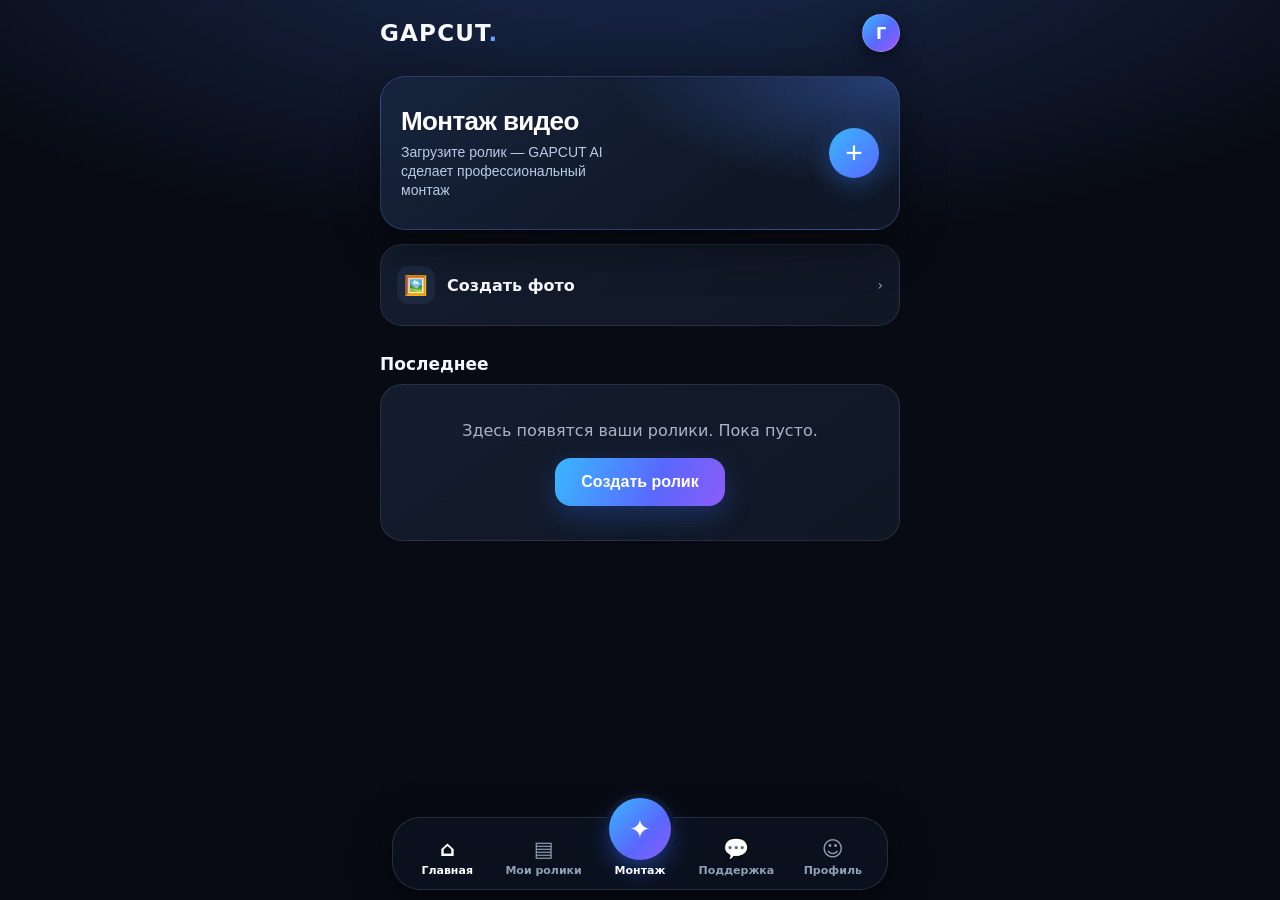
<file: web/index.html>
<!DOCTYPE html>
<html lang="ru">
<head>
<meta charset="utf-8">
<meta name="viewport" content="width=device-width, initial-scale=1, viewport-fit=cover, user-scalable=no">
<meta name="theme-color" content="#ffffff">
<title>GAPCUT AI</title>
<script src="https://telegram.org/js/telegram-web-app.js"></script>
<style>
:root{--bg:#fff;--soft:#f3f3f6;--line:#e7e7ee;--tx:#14131a;--mu:#85829a;--g:linear-gradient(135deg,#ffa31a 0%,#ff3d7f 50%,#8b3dff 100%)}
*{box-sizing:border-box;-webkit-tap-highlight-color:transparent}
html,body{margin:0;background:var(--bg);color:var(--tx);font-family:-apple-system,BlinkMacSystemFont,"Segoe UI",Roboto,"Noto Sans","DejaVu Sans",sans-serif}
body{min-height:100vh;padding:calc(env(safe-area-inset-top,0px) + 14px) 18px calc(env(safe-area-inset-bottom,0px) + 110px)}
main{max-width:520px;margin:0 auto}
.top{display:flex;align-items:center;gap:10px;margin-bottom:18px}
.logo{font-size:23px;font-weight:900;letter-spacing:-.5px}.logo i{font-style:normal;background:var(--g);-webkit-background-clip:text;background-clip:text;color:transparent}
.ava{margin-left:auto;width:38px;height:38px;border-radius:50%;display:grid;place-items:center;font-weight:800;color:#fff;background:var(--g);background-size:cover}
.tab{display:none}.tab.on{display:block}
.hero{position:relative;overflow:hidden;width:100%;border:0;text-align:left;border-radius:26px;padding:24px 20px;color:#fff;display:flex;align-items:center;gap:14px;background:radial-gradient(120% 140% at 0% 100%,#7a2d4a 0%,transparent 55%),radial-gradient(80% 100% at 100% 0%,#35205a 0%,transparent 60%),#17141f;box-shadow:0 16px 34px rgba(20,19,26,.25)}
.hero b{display:block;font-size:24px;margin-bottom:6px}.hero small{display:block;color:#cfc9e0;font-size:14px;line-height:1.35;max-width:210px}
.plus{margin-left:auto;flex:none;width:50px;height:50px;border-radius:50%;background:#fff;color:#14131a;display:grid;place-items:center;font-size:30px;font-weight:300}
.hero:active,.item:active,.big:active{transform:scale(.98)}
.row{display:flex;justify-content:space-between;align-items:baseline;margin:26px 0 10px}.row b{font-size:17px}.row span{color:var(--mu);font-size:14px}
.empty{background:var(--soft);border-radius:22px;padding:34px 20px;text-align:center;color:var(--mu);line-height:1.45}
.empty button{margin-top:16px}
.btn{border:0;border-radius:16px;padding:15px 26px;font-size:16px;font-weight:800;color:#fff;background:var(--g);box-shadow:0 10px 22px rgba(255,61,127,.3)}
h2{font-size:26px;margin:4px 0 16px;font-weight:900}
.card{background:var(--soft);border-radius:22px;padding:6px 16px;margin-bottom:14px}
.item{display:flex;align-items:center;gap:12px;width:100%;padding:15px 0;border:0;border-top:1px solid var(--line);background:none;color:var(--tx);font:inherit;font-size:16px;text-align:left;text-decoration:none}
.item:first-child{border-top:0}.item i{flex:none;width:38px;height:38px;border-radius:12px;display:grid;place-items:center;font-style:normal;font-size:19px;background:#fff}
.item b{flex:1;font-weight:700}.item span{color:var(--mu);font-size:14px}
.who{display:flex;align-items:center;gap:16px;padding:16px 0}
.pic{flex:none;width:72px;height:72px;border-radius:50%;display:grid;place-items:center;font-size:30px;font-weight:900;color:#fff;background:var(--g);background-size:cover;background-position:center}
.who b{display:block;font-size:22px;line-height:1.15;word-break:break-word}.who small{color:var(--mu);font-size:14px}
.tags{display:flex;flex-wrap:wrap;gap:8px;padding-bottom:14px}.tag{padding:6px 12px;border-radius:999px;background:#fff;font-size:12px;font-weight:700}
nav{position:fixed;left:12px;right:12px;bottom:calc(env(safe-area-inset-bottom,0px) + 10px);max-width:496px;margin:0 auto;display:grid;grid-template-columns:repeat(5,1fr);align-items:end;padding:10px 6px 8px;border-radius:28px;background:rgba(255,255,255,.94);backdrop-filter:blur(16px);box-shadow:0 10px 36px rgba(20,19,26,.16);border:1px solid var(--line)}
nav a,nav button{border:0;background:none;color:var(--mu);font:inherit;font-size:11px;font-weight:700;padding:4px 0;text-align:center;text-decoration:none}
nav i{display:block;font-style:normal;font-size:21px;margin-bottom:3px}
nav .on{color:var(--tx)}
nav .big{margin-top:-34px;color:var(--tx);transition:transform .1s}
nav .big i{width:62px;height:62px;margin:0 auto 4px;border-radius:50%;display:grid;place-items:center;color:#fff;font-size:26px;background:var(--g);box-shadow:0 10px 22px rgba(255,61,127,.45),0 0 0 5px #fff}
.job-card{background:var(--soft);border-radius:18px;padding:15px;margin:0 0 12px}.job-head{display:flex;align-items:center;gap:10px}.job-head b{flex:1;overflow-wrap:anywhere}.job-meta{font-size:12px;color:var(--mu);margin-top:7px}.job-actions{display:flex;gap:8px;margin-top:12px}.job-actions button{border:0;border-radius:12px;padding:11px 14px;font-weight:800;background:#17141f;color:#fff}.job-actions button:disabled{opacity:.5}
button:focus-visible,a:focus-visible{outline:3px solid #8b3dff;outline-offset:2px}
@media (prefers-reduced-motion:no-preference){.tab.on{animation:in .25s ease both}@keyframes in{from{opacity:0;transform:translateY(8px)}to{opacity:1;transform:none}}}

/* GAPCUT premium interface refresh — visual layer only */
:root{--bg:#080b14;--soft:#111827;--line:rgba(148,163,184,.16);--tx:#f7f9ff;--mu:#98a5ba;--g:linear-gradient(135deg,#39b7ff,#5968ff 55%,#a855f7)}
html,body{background:radial-gradient(100% 55% at 50% -10%,#1b2c52 0%,#080b14 68%);color:var(--tx)}
body{padding-left:16px;padding-right:16px}
.logo{letter-spacing:1.2px}.logo i{background:linear-gradient(110deg,#4fc3ff,#7885ff);-webkit-background-clip:text;background-clip:text}
.top{margin-bottom:24px}.ava{border:1px solid rgba(255,255,255,.18);box-shadow:0 6px 22px #0008}
.hero{min-height:154px;border:1px solid rgba(120,160,255,.24);border-radius:25px;background:radial-gradient(100% 130% at 100% 0%,#263f75 0%,transparent 55%),linear-gradient(145deg,#17243d,#101827 70%);box-shadow:0 18px 44px #0007}
.hero b{font-size:26px;letter-spacing:-.6px}.hero small{color:#bac9e5}.plus{background:linear-gradient(135deg,#39b7ff,#5968ff);color:white;box-shadow:0 8px 24px #347dff55}
.row{margin-top:28px}.row b{color:#f4f7ff}
.empty,.card,.job-card{background:linear-gradient(145deg,#141d2e,#101725);border:1px solid var(--line);color:var(--tx)}
.empty{color:#a8b4c9}.item{color:var(--tx);border-color:var(--line)}.item i{background:#1c2940;color:#8fcfff}
.item span{color:#91a1bb}.who small,.job-meta{color:#9baac1}.tag{background:#1c2940;color:#c8dcff}
h2{color:#f7f9ff}
.btn{background:linear-gradient(110deg,#39b7ff,#5968ff 60%,#8b5cf6);box-shadow:0 10px 28px #356dff44}
nav{background:rgba(12,18,31,.91);border:1px solid rgba(148,163,184,.2);box-shadow:0 12px 40px #0009}
nav a,nav button{color:#91a0b8}nav .on{color:#fff}nav .big i{background:linear-gradient(135deg,#39b7ff,#5968ff 60%,#8b5cf6);box-shadow:0 10px 25px #356dff66,0 0 0 5px #0c1220}
.job-actions button{background:#263b61;color:#fff}

</style>
</head>
<body>
<main>
  <div class="top"><div class="logo">GAPCUT<i>.</i></div><div class="ava" id="topAva">G</div></div>

  <section class="tab on" id="t-home">
    <button class="hero" id="newBtn"><span><b id="newT"></b><small id="newS"></small></span><span class="plus">+</span></button>
    <div class="card" style="margin-top:14px"><a class="item" id="photoBtn" href="photo.html"><i>🖼️</i><b id="photoT"></b><span id="photoS">›</span></a></div>
    <div class="row"><b id="lastT"></b></div>
    <div class="empty"><span id="lastE"></span><br><button class="btn" data-go id="lastB"></button></div>
  </section>

  <section class="tab" id="t-res">
    <h2 id="resT"></h2>
    <div id="jobList"></div>
    <div class="empty" id="resEmpty"><span id="resE"></span><br><button class="btn" data-go id="resB"></button></div>
  </section>

  <section class="tab" id="t-prof">
    <h2 id="profT"></h2>
    <div class="card">
      <div class="who"><div class="pic" id="av">G</div><div><b id="uname"></b><small id="uhandle"></small></div></div>
      <div class="tags" id="tags"></div>
    </div>
    <div class="card">
      <button class="item" id="langRow"><i>🌐</i><b id="langL"></b><span id="langV"></span></button>
      <a class="item" id="supA" target="_blank" rel="noopener"><i>💬</i><b id="supL"></b><span>›</span></a>
      <a class="item" id="chA" target="_blank" rel="noopener"><i>📢</i><b id="chL"></b><span>›</span></a>
      <div class="item"><i>ℹ️</i><b id="aboutL"></b><span>v4.0</span></div>
    </div>
  </section>
</main>

<nav>
  <button data-tab="home" class="on"><i>⌂</i><span id="n1"></span></button>
  <button data-tab="res"><i>▤</i><span id="n2"></span></button>
  <button class="big" data-go><i>✦</i><span id="n3"></span></button>
  <a id="n4a" target="_blank" rel="noopener"><i>💬</i><span id="n4"></span></a>
  <button data-tab="prof"><i>☺</i><span id="n5"></span></button>
</nav>

<script>
const tg=window.Telegram&&Telegram.WebApp;
if(tg){tg.ready();tg.expand();try{tg.setHeaderColor("#ffffff");tg.setBackgroundColor("#ffffff")}catch(e){}}
const EDITOR="editor.html",SUPPORT="https://t.me/aikomron",CHANNEL="https://t.me/gapcutai",API="https://gapcut-ai.onrender.com";
const $=id=>document.getElementById(id);
const T={
ru:{newT:"Монтаж видео",newS:"Загрузите ролик — GAPCUT AI сделает профессиональный монтаж",photoT:"Создать фото",lastT:"Последнее",lastE:"Здесь появятся ваши ролики. Пока пусто.",lastB:"Создать ролик",resT:"Мои ролики",resE:"Пока у вас нет готовых роликов. Создайте первое видео.",resB:"Создать ролик",n1:"Главная",n2:"Мои ролики",n3:"Монтаж",n4:"Поддержка",n5:"Профиль",profT:"Профиль",langL:"Язык интерфейса",langV:"Русский",supL:"Поддержка",chL:"Наш канал",aboutL:"О приложении",guest:"Гость",tgId:"Telegram ID",prem:"Premium"},
tg:{newT:"Монтажи видео",newS:"Видео бор кунед — GAPCUT AI монтажи касбӣ мекунад",photoT:"Сохтани акс",lastT:"Охирин",lastE:"Дар ин ҷо видеоҳои шумо пайдо мешаванд. Ҳоло холӣ аст.",lastB:"Сохтани видео",resT:"Видеоҳои ман",resE:"Ҳоло видеои тайёр надоред. Видеои аввалини худро созед.",resB:"Сохтани видео",n1:"Асосӣ",n2:"Видеоҳои ман",n3:"Монтаж",n4:"Дастгирӣ",n5:"Профил",profT:"Профил",langL:"Забони интерфейс",langV:"Тоҷикӣ",supL:"Дастгирӣ",chL:"Канали мо",aboutL:"Дар бораи барнома",guest:"Меҳмон",tgId:"Telegram ID",prem:"Premium"}
};
const user=(tg&&tg.initDataUnsafe&&tg.initDataUnsafe.user)||null;
let L=(user&&user.language_code==="tg")?"tg":"ru";
try{const s=localStorage.getItem("gc_ui");if(s==="ru"||s==="tg")L=s}catch(e){}
function avatar(el,name){el.style.backgroundImage="";el.textContent=(name[0]||"G").toUpperCase();
  if(user&&user.photo_url){const im=new Image();im.onload=()=>{el.textContent="";el.style.backgroundImage="url('"+user.photo_url+"')"};im.src=user.photo_url}}
function render(){
  const t=T[L];document.documentElement.lang=L;
  const full=user?[user.first_name,user.last_name].filter(Boolean).join(" "):"";
  const name=full||t.guest;
  ["newT","newS","photoT","lastT","lastE","lastB","resT","resE","resB","n1","n2","n3","n4","n5","profT","langL","langV","supL","chL","aboutL"].forEach(k=>$(k).textContent=t[k]);
  $("uname").textContent=name;$("uhandle").textContent=user&&user.username?"@"+user.username:"";
  const tags=[];if(user&&user.id)tags.push(t.tgId+": "+user.id);if(user&&user.is_premium)tags.push("⭐ "+t.prem);
  $("tags").innerHTML="";tags.forEach(x=>{const s=document.createElement("span");s.className="tag";s.textContent=x;$("tags").appendChild(s)});
  avatar($("av"),name);avatar($("topAva"),name);
  $("supA").href=SUPPORT;$("n4a").href=SUPPORT;$("chA").href=CHANNEL;
}
const go=()=>{location.href=EDITOR};
document.querySelectorAll("[data-go]").forEach(b=>b.onclick=go);$("newBtn").onclick=go;
document.querySelectorAll("nav [data-tab]").forEach(b=>b.onclick=()=>{
  document.querySelectorAll("nav [data-tab]").forEach(x=>x.classList.toggle("on",x===b));
  document.querySelectorAll(".tab").forEach(s=>s.classList.toggle("on",s.id==="t-"+b.dataset.tab));
  window.scrollTo(0,0);
  if(b.dataset.tab==="res")loadJobs();
});
$("langRow").onclick=()=>{L=L==="ru"?"tg":"ru";try{localStorage.setItem("gc_ui",L)}catch(e){}render()};
async function loadJobs(){
  const list=$("jobList"),empty=$("resEmpty");
  list.innerHTML="";
  empty.style.display="none";
  if(!tg||!tg.initData){empty.style.display="block";$("resE").textContent="Откройте Mini App через Telegram, чтобы увидеть ваши ролики.";return;}
  try{
    const response=await fetch(API+"/api/jobs",{headers:{"X-Init-Data":tg.initData}});
    if(!response.ok)throw new Error("Не удалось загрузить список роликов.");
    const data=await response.json();
    const jobs=Array.isArray(data.jobs)?data.jobs:[];
    if(!jobs.length){empty.style.display="block";return;}
    const labels={queued:"⏳ В очереди",transcribing:"🎧 Распознавание речи",transcribed:"✍️ Текст готов",rendering:"🎬 Монтаж",done:"✅ Готово",error:"❌ Ошибка"};
    jobs.forEach(job=>{
      const card=document.createElement("div");card.className="job-card";
      const head=document.createElement("div");head.className="job-head";
      const name=document.createElement("b");name.textContent=job.filename||"Видео GAPCUT AI";
      const status=document.createElement("span");status.textContent=labels[job.status]||job.status;
      head.append(name,status);card.append(head);
      const meta=document.createElement("div");meta.className="job-meta";
      meta.textContent=(job.stage||"")+(job.progress!=null?" · "+job.progress+"%":"");
      card.append(meta);
      if(job.error){const err=document.createElement("div");err.className="job-meta";err.textContent=job.error;card.append(err);}
      if(job.status==="done"){
        const actions=document.createElement("div");actions.className="job-actions";
        const btn=document.createElement("button");btn.textContent="⬇️ Скачать видео";
        btn.onclick=async()=>{
          btn.disabled=true;
          try{
            const r=await fetch(API+"/api/jobs/"+encodeURIComponent(job.job_id)+"/download",{headers:{"X-Init-Data":tg.initData}});
            if(!r.ok)throw new Error("Ссылка на видео истекла или видео недоступно.");
            const blob=await r.blob(),url=URL.createObjectURL(blob),a=document.createElement("a");
            a.href=url;a.download="GAPCUT_AI.mp4";document.body.appendChild(a);a.click();a.remove();
            setTimeout(()=>URL.revokeObjectURL(url),60000);
          }catch(err){alert(err.message||"Ошибка скачивания");}
          finally{btn.disabled=false;}
        };
        actions.append(btn);card.append(actions);
      }
      list.append(card);
    });
  }catch(error){
    empty.style.display="block";
    $("resE").textContent=error.message||"Ошибка загрузки роликов.";
  }
}
render();
</script>
</body>
</html>
</file>
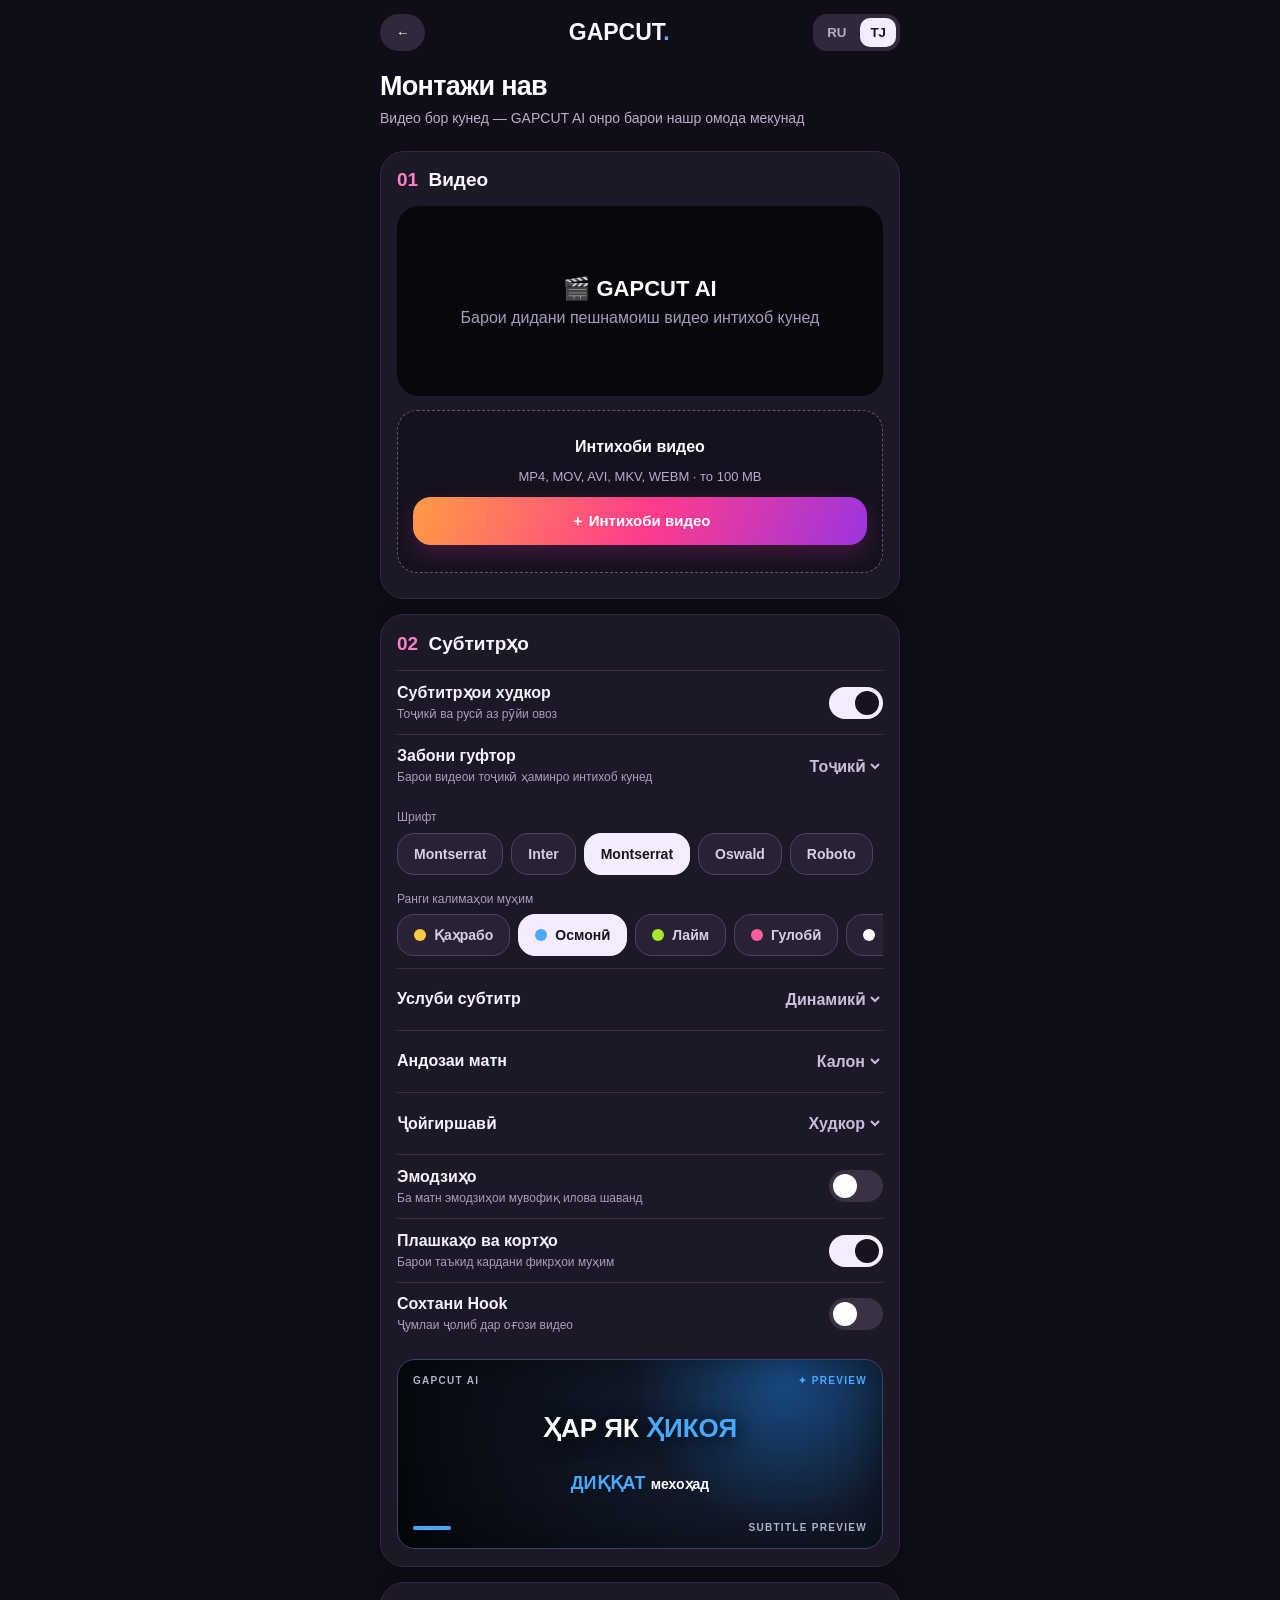
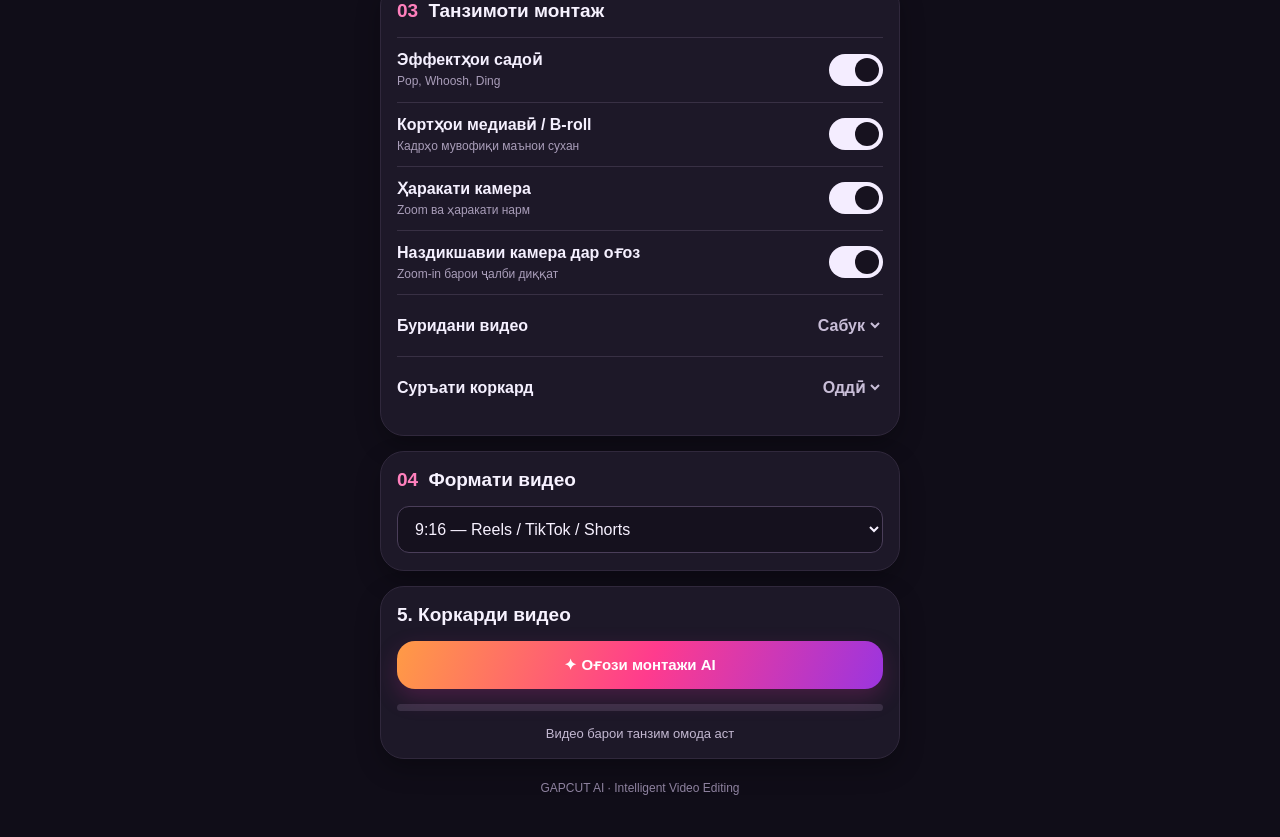
<file: web/editor.html>
<!DOCTYPE html>
<html lang="ru">
<head>
<meta charset="UTF-8">
<meta name="viewport" content="width=device-width, initial-scale=1, viewport-fit=cover">
<meta name="theme-color" content="#080b14">
<title>GAPCUT AI — Editor</title>
<script src="https://telegram.org/js/telegram-web-app.js"></script>

<style>
:root {
  --bg:#fff;
  --card:#f3f3f6;
  --line:#e7e7ee;
  --tx:#14131a;
  --mu:#85829a;
  --gradient:linear-gradient(135deg,#ffa31a,#ff3d7f 50%,#8b3dff);
}
* {box-sizing:border-box}
body {
  margin:0;
  padding:calc(env(safe-area-inset-top) + 16px) 16px 40px;
  background:var(--bg);
  color:var(--tx);
  font-family:-apple-system,BlinkMacSystemFont,"Segoe UI",sans-serif;
}
main {max-width:520px;margin:auto}
header {
  display:flex;align-items:center;justify-content:space-between;
  margin-bottom:25px;
}
.logo {font-size:23px;font-weight:900}
.lang-switch{display:flex;gap:4px;padding:4px;border-radius:14px;background:#30283b}.lang-btn{border:0;border-radius:10px;padding:7px 10px;background:transparent;color:#b9aec9;font-weight:800}.lang-btn.active{background:#f4edff;color:#191321}
.logo span {
  background:var(--gradient);
  -webkit-background-clip:text;
  color:transparent;
}
.back {
  border:0;background:var(--card);border-radius:12px;
  padding:11px 16px;color:var(--tx);font-weight:700;
}
h1 {font-size:27px;margin:10px 0 5px}
.sub {color:var(--mu);font-size:14px;margin-bottom:22px}
.card {
  background:var(--card);border-radius:20px;
  padding:17px;margin-bottom:16px;
}
.heading {font-size:16px;font-weight:800;margin-bottom:13px}
.drop {
  background:#fafafc;border:1.5px dashed #d4d1e6;
  border-radius:17px;padding:27px 15px;text-align:center;
}
.upload-icon {font-size:36px;margin-bottom:10px}
.drop p {color:var(--mu);font-size:13px}
.btn {
  border:0;border-radius:15px;padding:15px;
  background:var(--gradient);color:white;
  font-weight:800;font-size:15px;width:100%;
}
.btn:disabled {opacity:.45}
.hidden {display:none}
#videoPreview {
  width:100%;max-height:300px;
  border-radius:14px;margin-top:14px;background:#111;
}
.file-name {font-size:13px;color:var(--mu);margin-top:8px;word-break:break-all}
.chips,.styles {
  display:flex;flex-wrap:wrap;gap:9px;
}
.chip,.sty {
  border:1px solid var(--line);border-radius:12px;
  background:white;padding:11px 14px;
  font-weight:700;color:var(--tx);
}
.chip.on,.sty.on {
  background:#14131a;color:white;border-color:#14131a;
}
.sty {flex:1;min-width:105px;text-align:center}
.sty span {display:block;font-size:12px;margin-top:5px}
textarea,select {
  width:100%;padding:13px;border:1px solid var(--line);
  border-radius:12px;background:white;color:var(--tx);
  font:inherit;outline:none;
}
textarea {min-height:75px;resize:vertical}
.setting {
  display:flex;align-items:center;justify-content:space-between;
  padding:13px 0;border-bottom:1px solid var(--line);
}
.setting:last-child {border:0}
.setting small {display:block;color:var(--mu);margin-top:4px}
.sw {
  width:46px;height:26px;border-radius:30px;
  background:#d9d9e3;position:relative;border:0;
}
.sw:after {
  content:"";position:absolute;width:20px;height:20px;
  border-radius:50%;background:white;left:3px;top:3px;
  transition:.2s;
}
.sw.on {background:#14131a}
.sw.on:after {left:23px}
.progress {
  height:7px;border-radius:10px;background:#e7e7ee;
  overflow:hidden;margin:15px 0;
}
.progress i {
  display:block;width:0;height:100%;
  background:var(--gradient);transition:.3s;
}
.status {font-size:13px;color:var(--mu);text-align:center}
footer {font-size:12px;color:var(--mu);text-align:center;margin-top:22px}
.brandly-preview{min-height:235px;border-radius:17px;padding:15px;background:radial-gradient(circle at 80% 10%,#174c85 0,#111827 36%,#05070c 100%);color:#fff;display:flex;flex-direction:column;justify-content:space-between;overflow:hidden}
.brandly-top,.brandly-bottom{display:flex;justify-content:space-between;align-items:center;font-size:10px;font-weight:900;letter-spacing:1.3px;color:#aab7ca}
.brandly-top span:last-child{color:#4AA8FF}
.brandly-hook{font-size:25px;line-height:1.15;font-weight:900;max-width:290px;text-align:center;align-self:center;text-shadow:0 4px 20px #000}
.brandly-hook strong,.brandly-caption b{color:#4AA8FF}
.brandly-caption{text-align:center;font-size:18px;font-weight:800}
.brandly-caption span{font-size:14px;color:white;font-weight:600}
.brandly-bottom i{display:block;width:38px;height:4px;border-radius:8px;background:#4AA8FF}
.auto-note{font-size:13px;color:var(--mu);line-height:1.5;margin:12px 0 0}
.auto-row{display:flex;gap:11px;align-items:center;padding:11px 0}
.auto-row small{display:block;color:var(--mu);font-size:12px;margin-top:4px}
.auto-check{width:25px;height:25px;flex:none;border-radius:50%;background:#e4f2ff;color:#1676ca;display:grid;place-items:center;font-weight:900}

/* GAPCUT premium editor refresh — no processing/API logic changed */
:root{--bg:#080b14;--card:#111a2a;--line:rgba(148,163,184,.18);--tx:#f7f9ff;--mu:#9baac1;--gradient:linear-gradient(110deg,#39b7ff,#5968ff 60%,#8b5cf6)}
html,body{background:radial-gradient(100% 45% at 50% -8%,#1b2c52 0%,#080b14 70%);color:var(--tx)}
body{padding-left:16px;padding-right:16px}
.logo span{background:linear-gradient(110deg,#39b7ff,#8b9aff);-webkit-background-clip:text;background-clip:text}
.back{background:#18243a;color:#eaf2ff;border:1px solid var(--line);border-radius:13px}
h1{font-size:29px;letter-spacing:-.7px;color:#fff}.sub{color:#a9b7ce;line-height:1.5}
.card{background:linear-gradient(145deg,#141f32,#101827);border:1px solid var(--line);border-radius:22px;box-shadow:0 12px 30px #0003}
.heading{color:#f2f6ff;font-size:16px}
.drop{background:#0d1524;border:1.5px dashed #3b5275;color:#f2f6ff}
.drop p{color:#9baac1}
.btn{background:linear-gradient(110deg,#39b7ff,#5968ff 60%,#8b5cf6);box-shadow:0 10px 26px #356dff44;color:#fff}
.brandly-preview{border:1px solid #344766;box-shadow:inset 0 0 40px #0006}
.auto-note,.auto-row small,.setting small,footer{color:#9baac1}
.auto-row{color:#edf4ff}.auto-check{background:#153b5a;color:#65c9ff}
.setting{border-color:var(--line)}.sw{background:#344258}.sw.on{background:#398cff}
.sw:after{background:#fff}
select,textarea{background:#0d1524!important;border:1px solid #34445f!important;color:#f2f6ff!important}
.progress{background:#263247}.progress i{background:linear-gradient(90deg,#39b7ff,#5968ff,#a855f7)}
.status{color:#a9b7ce}


/* Final contrast and legibility safeguards */
body,main{color:#f7f9ff}
.card,.heading,.setting b,.auto-row b,.drop b{color:#f7f9ff}
.sub,.setting small,.auto-row small,.auto-note,.file-name,.status,footer{color:#b8c5d9}
select,textarea{color-scheme:dark}
select option{background:#101827;color:#f7f9ff}
button,select{font-family:inherit}
.btn{min-height:48px;font-size:15px}


/* Brandly-inspired, step-by-step editor layout */
:root{--bg:#100d18;--card:#1d1828;--line:#383044;--tx:#f5f0ff;--mu:#b8aec9;--gradient:linear-gradient(110deg,#ff9b45,#ff3b8d 52%,#9b35df)}
html,body{background:#100d18!important;color:var(--tx)!important}
body{padding:calc(env(safe-area-inset-top) + 14px) 14px 42px}
header{margin-bottom:20px}
.back{background:#30283b;color:#fff;border:0;border-radius:22px}
h1{font-size:27px;color:#fff;margin:6px 0}
.sub{color:#b9aec9}
.card{background:#1d1828!important;border:1px solid #30283c;border-radius:24px;padding:17px 16px;box-shadow:0 10px 24px #0004;margin-bottom:15px}
.heading{font-size:19px;color:#f7f2ff;margin-bottom:15px}
.drop{background:#15111e;border:1.5px dashed #655477;color:#fff;border-radius:20px}
.drop p{color:#b7abc8}
.btn{background:var(--gradient);border-radius:18px;box-shadow:0 9px 22px #b62d8b44;color:#fff}
.preview-stage{position:relative;background:#08070c;border-radius:22px;overflow:hidden;min-height:190px;display:grid;place-items:center;margin:10px 0 14px}
.preview-stage video{width:100%;max-height:310px;object-fit:contain}
.preview-placeholder{text-align:center;padding:32px 15px;color:#a99bbd}
.preview-placeholder strong{display:block;font-size:22px;color:#fff;margin-bottom:7px}
.control-row{display:flex;align-items:center;justify-content:space-between;gap:12px;min-height:62px;border-top:1px solid #383044;padding:12px 0}
.control-row:first-of-type{border-top:0}
.control-label{font-size:16px;font-weight:750;color:#f5f0ff}
.control-sub{font-size:12px;color:#a99db9;margin-top:4px;line-height:1.35}
.switch{width:54px;height:32px;flex:none;border:0;border-radius:30px;background:#393244;position:relative}
.switch:after{content:"";position:absolute;width:24px;height:24px;left:4px;top:4px;background:#fff;border-radius:50%;transition:.18s}
.switch.on{background:#f4edff}.switch.on:after{left:26px;background:#17121f}
.choice-strip{display:flex;gap:8px;overflow-x:auto;padding:7px 0 12px;scrollbar-width:none}
.choice-strip::-webkit-scrollbar{display:none}
.choice{flex:none;border:1px solid #50445f;border-radius:17px;background:#292235;color:#d8cfe5;padding:12px 16px;font-size:14px;font-weight:750;white-space:nowrap}
.choice.active{background:#f4edff;color:#191321;border-color:#f4edff}
.color-choice{display:flex;align-items:center;gap:8px}
.dot{width:12px;height:12px;border-radius:50%;display:inline-block}
.value-select{border:0!important;background:transparent!important;color:#c9bed8!important;text-align:right;max-width:155px;padding:8px 2px!important;font-weight:700}
.value-select option{background:#1d1828;color:#fff}
.info-note{font-size:12px;color:#a99db9;line-height:1.45;margin-top:8px}
.section-number{color:#ff80bd;margin-right:5px}
.brandly-preview{min-height:190px;border-radius:18px}
.brandly-hook{font-size:26px}
.setting{padding:12px 0;border-color:#383044}
.setting b{color:#f6f0ff}.setting small{color:#b5a9c6}
.auto-row{color:#f6f0ff}.auto-row small{color:#b5a9c6}
.auto-check{background:#263c56;color:#67bdff}
select,textarea{background:#15111e!important;border:1px solid #4a3e59!important;color:#f7f1ff!important}
.progress{background:#383044}.status{color:#c3b8d1}
footer{color:#8e829f}
@media(min-width:520px){main{max-width:520px}}


/* iOS / Telegram WebView: let the real file input receive the tap */
.file-picker-wrap{position:relative;width:100%;min-height:48px;margin-top:8px}
.file-picker-wrap .btn{display:block;width:100%;height:48px;pointer-events:none}
.file-input-overlay{position:absolute;inset:0;width:100%;height:100%;opacity:0;z-index:5;display:block;cursor:pointer;font-size:0}
</style>

</head>

<body>
<main>

<header>
  <button class="back" onclick="history.back()">←</button>
  <div class="logo">GAPCUT<span>.</span></div>
  <div class="lang-switch"><button type="button" class="lang-btn active" data-lang="ru">RU</button><button type="button" class="lang-btn" data-lang="tg">TJ</button></div>
</header>

<h1>Новый монтаж</h1>
<div class="sub">Загрузите видео — GAPCUT AI подготовит его к публикации</div>

<section class="card">
  <div class="heading"><span class="section-number">01</span> Видео</div>
  <div class="preview-stage" id="previewStage">
    <div class="preview-placeholder" id="previewPlaceholder"><strong>🎬 GAPCUT AI</strong>Видео интихоб кунед, то пешнамоиш пайдо шавад</div>
    <video id="videoPreview" controls class="hidden"></video>
  </div>
  <div class="drop" id="drop">
    <b>Видеоро интихоб кунед</b>
    <p>MP4, MOV, AVI, MKV, WEBM · то 100 MB</p>
    <div class="file-picker-wrap">
      <button class="btn" id="choose" type="button">＋ Интихоби видео</button>
      <input type="file" id="file" class="file-input-overlay" accept="video/*,.avi,.flv,.wmv,.3gp,.3g2,.mpeg,.mpg,.ts,.mts,.m2ts,.vob,.ogv,.mxf,.asf,.f4v">
    </div>
  </div>
  <div class="file-name" id="fileName"></div>
</section>

<section class="card">
  <div class="heading"><span class="section-number">02</span> Субтитрҳо</div>
  <div class="control-row"><div><div class="control-label">Субтитрҳои автоматӣ</div><div class="control-sub">Тоҷикӣ ва русӣ аз рӯйи овоз</div></div><button class="switch on" data-setting="captions" aria-label="Субтитрҳо"></button></div>
  <div class="control-row">
    <div><div class="control-label">Забони гуфтор</div><div class="control-sub">Барои видеои тоҷикӣ ҳаминро интихоб кунед</div></div>
    <select class="value-select" id="transcriptLanguage">
      <option value="tg" selected>Тоҷикӣ</option>
      <option value="ru">Русӣ</option>
      <option value="tg_ru">Тоҷикӣ + Русӣ (омехта)</option>
    </select>
  </div>
  <div class="control-sub" style="margin-top:12px">Шрифт</div>
  <div class="choice-strip" id="fontChoices">
    <button class="choice" data-font="Montserrat">Montserrat</button><button class="choice" data-font="Inter">Inter</button><button class="choice active" data-font="Montserrat">Montserrat</button><button class="choice" data-font="Oswald">Oswald</button><button class="choice" data-font="Roboto">Roboto</button>
  </div>
  <div class="control-sub">Ранги калимаҳои муҳим</div>
  <div class="choice-strip" id="colorChoices">
    <button class="choice color-choice" data-color="FFC94A"><i class="dot" style="background:#ffc94a"></i> Янтарь</button>
    <button class="choice color-choice active" data-color="4AA8FF"><i class="dot" style="background:#4aa8ff"></i> Лазурь</button>
    <button class="choice color-choice" data-color="A8E632"><i class="dot" style="background:#a8e632"></i> Лайм</button>
    <button class="choice color-choice" data-color="FF5E9C"><i class="dot" style="background:#ff5e9c"></i> Розовый</button>
    <button class="choice color-choice" data-color="FFFFFF"><i class="dot" style="background:#fff"></i> Белый</button>
  </div>
  <div class="control-row"><div class="control-label">Ороиши субтитр</div><select class="value-select" id="captionStyle"><option value="brandly">Динамикӣ</option><option value="viral">Viral</option><option value="classic">Классикӣ</option><option value="cinema">Cinema</option><option value="podcast">Podcast</option><option value="karaoke">Karaoke</option><option value="minimal">Minimal</option></select></div>
  <div class="control-row"><div class="control-label">Андозаи матн</div><select class="value-select" id="captionSize"><option value="s">Хурд</option><option value="m">Миёна</option><option value="l" selected>Калон</option></select></div>
  <div class="control-row"><div class="control-label">Ҷойгиршавӣ</div><select class="value-select" id="captionPosition"><option value="auto">Автоматӣ</option><option value="center">Марказ</option><option value="top">Боло</option></select></div>
  <div class="control-row"><div><div class="control-label">Эмодзиҳо</div><div class="control-sub">Дар матн эмодзиҳои мувофиқ илова шаванд</div></div><button class="switch" data-setting="emojis"></button></div>
  <div class="control-row"><div><div class="control-label">Плашкаҳо ва карточкаҳо</div><div class="control-sub">Барои таъкид кардани фикрҳои муҳим</div></div><button class="switch on" data-setting="cards"></button></div>
  <div class="control-row"><div><div class="control-label">Сохтани хук (Hook)</div><div class="control-sub">Ҷумлаи ҷолиб дар оғози видео</div></div><button class="switch" data-setting="hook"></button></div>
  <div class="brandly-preview" style="margin-top:14px"><div class="brandly-top"><span>GAPCUT AI</span><span>✦ PREVIEW</span></div><div class="brandly-hook">ҲАР ЯК <strong>ҲИКОЯ</strong></div><div class="brandly-caption"><b>ДИҚҚАТ</b> <span>мехоҳад</span></div><div class="brandly-bottom"><i></i><span>SUBTITLE PREVIEW</span></div></div>
</section>

<section class="card">
  <div class="heading"><span class="section-number">03</span> Параметрҳои монтаж</div>
  <div class="control-row"><div><div class="control-label">Эффектҳои садоӣ</div><div class="control-sub">Pop, Whoosh, Ding</div></div><button class="switch on" data-setting="textSounds"></button></div>
  <div class="control-row"><div><div class="control-label">Медиа-карточкаҳо / B-roll</div><div class="control-sub">Кадрҳо аз рӯйи маънои сухан</div></div><button class="switch on" data-setting="images"></button></div>
  <div class="control-row"><div><div class="control-label">Ҳаракати камера</div><div class="control-sub">Zoom ва ҳаракати сабук</div></div><button class="switch on" data-setting="camera"></button></div>
  <div class="control-row"><div><div class="control-label">Наезд камера дар оғоз</div><div class="control-sub">Zoom-in барои ҷалби диққат</div></div><button class="switch on" data-setting="introZoom"></button></div>
  <div class="control-row"><div class="control-label">Буридани видео</div><select class="value-select" id="cutMode"><option value="light">Сабук</option><option value="normal">Мӯътадил</option><option value="tight">Динамикӣ</option><option value="off">Бе буридан</option></select></div>
  <div class="control-row"><div class="control-label">Суръати коркард</div><select class="value-select" id="quality"><option value="fast">Оддӣ</option><option value="best">Сифати баланд</option></select></div>
</section>

<section class="card">
  <div class="heading"><span class="section-number">04</span> Формати видео</div>
  <select id="format"><option value="9:16">9:16 — Reels / TikTok / Shorts</option><option value="16:9">16:9 — YouTube</option><option value="1:1">1:1 — Instagram</option></select>
</section>

<section class="card">
  <div class="heading">5. Обработка видео</div>
  <button class="btn" id="start">✦ Начать ИИ-монтаж</button>
  <div class="progress"><i id="bar"></i></div>
  <div class="status" id="status">Видео готово к настройке</div>
  <button class="btn hidden" id="downloadBtn" style="margin-top:14px">⬇️ Скачать видео</button>
</section>

<footer>GAPCUT AI · Intelligent Video Editing</footer>

</main>

<script>
const tg=window.Telegram?.WebApp;
if(tg){tg.ready();tg.expand();}
const API="https://gapcut-ai.onrender.com";

const UI_TEXT={
  "Новый монтаж":"Монтажи нав",
  "Загрузите видео — GAPCUT AI подготовит его к публикации":"Видео бор кунед — GAPCUT AI онро барои нашр омода мекунад",
  "Видео":"Видео",
  "Видео интихоб кунед, то пешнамоиш пайдо шавад":"Барои дидани пешнамоиш видео интихоб кунед",
  "Видеоро интихоб кунед":"Интихоби видео",
  "то 100 MB":"то 100 MB",
  "＋ Интихоби видео":"＋ Интихоби видео",
  "Субтитрҳо":"Субтитрҳо",
  "Субтитрҳои автоматӣ":"Субтитрҳои худкор",
  "Тоҷикӣ ва русӣ аз рӯйи овоз":"Тоҷикӣ ва русӣ аз рӯйи овоз",
  "Шрифт":"Шрифт",
  "Ранги калимаҳои муҳим":"Ранги калимаҳои муҳим",
  "Янтарь":"Қаҳрабо",
  "Лазурь":"Осмонӣ",
  "Лайм":"Лайм",
  "Розовый":"Гулобӣ",
  "Белый":"Сафед",
  "Ороиши субтитр":"Услуби субтитр",
  "Динамикӣ":"Динамикӣ",
  "Классикӣ":"Классикӣ",
  "Андозаи матн":"Андозаи матн",
  "Хурд":"Хурд",
  "Миёна":"Миёна",
  "Калон":"Калон",
  "Ҷойгиршавӣ":"Ҷойгиршавӣ",
  "Автоматӣ":"Худкор",
  "Марказ":"Марказ",
  "Боло":"Боло",
  "Эмодзиҳо":"Эмодзиҳо",
  "Дар матн эмодзиҳои мувофиқ илова шаванд":"Ба матн эмодзиҳои мувофиқ илова шаванд",
  "Плашкаҳо ва карточкаҳо":"Плашкаҳо ва кортҳо",
  "Барои таъкид кардани фикрҳои муҳим":"Барои таъкид кардани фикрҳои муҳим",
  "Сохтани хук (Hook)":"Сохтани Hook",
  "Ҷумлаи ҷолиб дар оғози видео":"Ҷумлаи ҷолиб дар оғози видео",
  "Параметрҳои монтаж":"Танзимоти монтаж",
  "Эффектҳои садоӣ":"Эффектҳои садоӣ",
  "Медиа-карточкаҳо / B-roll":"Кортҳои медиавӣ / B-roll",
  "Кадрҳо аз рӯйи маънои сухан":"Кадрҳо мувофиқи маънои сухан",
  "Ҳаракати камера":"Ҳаракати камера",
  "Zoom ва ҳаракати сабук":"Zoom ва ҳаракати нарм",
  "Наезд камера дар оғоз":"Наздикшавии камера дар оғоз",
  "Zoom-in барои ҷалби диққат":"Zoom-in барои ҷалби диққат",
  "Буридани видео":"Буридани видео",
  "Сабук":"Сабук",
  "Мӯътадил":"Мӯътадил",
  "Бе буридан":"Бе буридан",
  "Суръати коркард":"Суръати коркард",
  "Оддӣ":"Оддӣ",
  "Сифати баланд":"Сифати баланд",
  "Формати видео":"Формати видео",
  "5. Обработка видео":"5. Коркарди видео",
  "✦ Начать ИИ-монтаж":"✦ Оғози монтажи AI",
  "Видео готово к настройке":"Видео барои танзим омода аст",
  "⬇️ Скачать видео":"⬇️ Боргирии видео"
};
const UI_RU={
  "Монтажи нав":"Новый монтаж","Видео бор кунед — GAPCUT AI онро барои нашр омода мекунад":"Загрузите видео — GAPCUT AI подготовит его к публикации",
  "Видео":"Видео","Барои дидани пешнамоиш видео интихоб кунед":"Выберите видео для предпросмотра","Интихоби видео":"Выбрать видео","то 100 MB":"до 100 MB",
  "＋ Интихоби видео":"＋ Выбрать видео","Субтитрҳо":"Субтитры","Субтитрҳои худкор":"Автоматические субтитры",
  "Забони гуфтор":"Язык речи",
  "Барои видеои тоҷикӣ ҳаминро интихоб кунед":"Для видео на таджикском выберите этот вариант",
  "Тоҷикӣ":"Таджикский",
  "Русӣ":"Русский",
  "Тоҷикӣ + Русӣ (омехта)":"Таджикский + русский (смешанный)","Тоҷикӣ ва русӣ аз рӯйи овоз":"Таджикский и русский по речи",
  "Шрифт":"Шрифт","Ранги калимаҳои муҳим":"Цвет ключевых слов","Қаҳрабо":"Янтарный","Осмонӣ":"Лазурный","Лайм":"Лайм","Гулобӣ":"Розовый","Сафед":"Белый",
  "Услуби субтитр":"Стиль субтитров","Динамикӣ":"Динамичный","Классикӣ":"Классический","Андозаи матн":"Размер текста","Хурд":"Маленький","Миёна":"Средний","Калон":"Большой",
  "Ҷойгиршавӣ":"Расположение","Худкор":"Авто","Марказ":"По центру","Боло":"Сверху","Эмодзиҳо":"Эмодзи","Ба матн эмодзиҳои мувофиқ илова шаванд":"Добавлять подходящие эмодзи в текст",
  "Плашкаҳо ва кортҳо":"Плашки и карточки","Барои таъкид кардани фикрҳои муҳим":"Для выделения важных мыслей","Сохтани Hook":"Создать хук (Hook)","Ҷумлаи ҷолиб дар оғози видео":"Цепляющая фраза в начале видео",
  "Танзимоти монтаж":"Параметры монтажа","Эффектҳои садоӣ":"Звуковые эффекты","Кортҳои медиавӣ / B-roll":"Медиа-карточки / B-roll","Кадрҳо мувофиқи маънои сухан":"Кадры по смыслу речи",
  "Ҳаракати камера":"Движение камеры","Zoom ва ҳаракати нарм":"Zoom и плавное движение","Наздикшавии камера дар оғоз":"Наезд камеры в начале","Zoom-in барои ҷалби диққат":"Zoom-in для привлечения внимания",
  "Буридани видео":"Нарезка видео","Сабук":"Лёгкая","Мӯътадил":"Обычная","Динамикӣ":"Динамичная","Бе буридан":"Без нарезки",
  "Суръати коркард":"Скорость обработки","Оддӣ":"Обычная","Сифати баланд":"Высокое качество","Формати видео":"Формат видео","5. Коркарди видео":"5. Обработка видео",
  "✦ Оғози монтажи AI":"✦ Начать ИИ-монтаж","Видео барои танзим омода аст":"Видео готово к настройке","⬇️ Боргирии видео":"⬇️ Скачать видео"
};
let UI_LANG="tg";
function applyLanguage(lang){
  UI_LANG=lang==="tg"?"tg":"ru";
  document.documentElement.lang=UI_LANG;
  document.querySelectorAll(".lang-btn").forEach(b=>b.classList.toggle("active",b.dataset.lang===UI_LANG));
  const reverse=Object.fromEntries(Object.entries(UI_TEXT).map(([ru,tg])=>[tg,ru]));
  const map=UI_LANG==="tg"?UI_TEXT:{...reverse,...UI_RU};
  const walker=document.createTreeWalker(document.querySelector("main"),NodeFilter.SHOW_TEXT);
  const nodes=[];while(walker.nextNode())nodes.push(walker.currentNode);
  nodes.forEach(n=>{const key=n.nodeValue.trim();if(map[key])n.nodeValue=n.nodeValue.replace(key,map[key]);});
  document.querySelectorAll("select option").forEach(o=>{const key=o.textContent.trim();if(map[key])o.textContent=map[key];});
  try{localStorage.setItem("gapcut_editor_lang_v2",UI_LANG)}catch(e){}
}
document.querySelectorAll(".lang-btn").forEach(b=>b.addEventListener("click",()=>applyLanguage(b.dataset.lang)));
let savedLang="tg";try{savedLang=localStorage.getItem("gapcut_editor_lang_v2")||"tg"}catch(e){}
applyLanguage(savedLang);

const $=id=>document.getElementById(id);
let selectedFile=null;
let completedJobId=null;
let transcriptLines=[];
let settings={
  style:"brandly", language:"tg", pauses:true, fillers:true,
  captions:true, images:true, format:"9:16", textSounds:true, font:"Montserrat", emojis:false, cards:true, hook:false, camera:true, introZoom:true, accent:"4AA8FF",
  cutMode:"light", captionSize:"l", captionPosition:"center", captionAccent:"#4AA8FF"
};
$("transcriptLanguage").onchange=e=>settings.language=e.target.value;
let busy=false;

function setStatus(message,progress){
  $("status").textContent=message;
  if(progress!==undefined) $("bar").style.width=Math.max(0,Math.min(100,progress))+"%";
}
function getInitData(){
  return tg && typeof tg.initData==="string" ? tg.initData : "";
}
function getError(data,fallback){
  if(data && data.detail) return typeof data.detail==="string" ? data.detail : JSON.stringify(data.detail);
  return fallback;
}
async function apiFetch(path,options={}){
  const response=await fetch(API+path,options);
  if(!response.ok){
    let data={};
    try{data=await response.json()}catch(e){}
    throw new Error(getError(data,"Ошибка сервера ("+response.status+")"));
  }
  return response;
}
async function waitForJob(jobId,onUpdate){
  const started=Date.now();
  // Polling is only for displaying progress. The server-side job keeps running
  // if Telegram or this Mini App is closed after the upload is accepted.
  while(Date.now()-started<30*60*1000){
    const response=await apiFetch("/api/jobs/"+encodeURIComponent(jobId),{
      headers:{"X-Init-Data":getInitData()}
    });
    const job=await response.json();
    onUpdate(job);
    if(job.status==="error") throw new Error(job.error||"Не удалось обработать видео.");
    if(job.status==="done") return job;
    await new Promise(resolve=>setTimeout(resolve,3000));
  }
  throw new Error("Видео ҳоло коркард шуда истодааст. Аз Telegram ба «Мои ролики» дароед — сервер монтажро идома медиҳад.");
}
async function downloadJob(jobId){
  const response=await apiFetch("/api/jobs/"+encodeURIComponent(jobId)+"/download",{
    headers:{"X-Init-Data":getInitData()}
  });
  const blob=await response.blob();
  const url=URL.createObjectURL(blob);
  const a=document.createElement("a");
  a.href=url;a.download="GAPCUT_AI.mp4";
  document.body.appendChild(a);a.click();a.remove();
  setTimeout(()=>URL.revokeObjectURL(url),60000);
}
$("file").onchange=e=>{
  const f=e.target.files[0];if(!f)return;
  // MIME types vary by device/container; the server validates the actual video stream.
  if(f.size>100*1024*1024){alert("Максимальный размер видео — 100 MB");return;}
  selectedFile=f;
  $("videoPreview").src=URL.createObjectURL(f);
  $("videoPreview").classList.remove("hidden");
  $("previewPlaceholder").classList.add("hidden");
  $("fileName").textContent=f.name;
  setStatus("Видео выбрано. Можно начинать монтаж.",0);
};

document.querySelectorAll(".switch").forEach(b=>b.onclick=()=>{
  b.classList.toggle("on");
  settings[b.dataset.setting]=b.classList.contains("on");
});
$("format").onchange=e=>settings.format=e.target.value;
$("captionStyle").onchange=e=>settings.style=e.target.value;
$("captionSize").onchange=e=>settings.captionSize=e.target.value;
$("captionPosition").onchange=e=>settings.captionPosition=e.target.value;
document.querySelectorAll("[data-font]").forEach(b=>b.onclick=()=>{document.querySelectorAll("[data-font]").forEach(x=>x.classList.toggle("active",x===b));settings.font=b.dataset.font;});
document.querySelectorAll("[data-color]").forEach(b=>b.onclick=()=>{document.querySelectorAll("[data-color]").forEach(x=>x.classList.toggle("active",x===b));settings.accent=b.dataset.color;});
$("cutMode").onchange=e=>settings.cutMode=e.target.value;

$("start").onclick=async()=>{
  if(busy)return;
  if(!selectedFile){
    setStatus("Сначала нажмите «Выбрать видео» и загрузите ролик.",0);
    return;
  }
  const initData=getInitData();
  if(!initData){
    setStatus("Откройте GAPCUT AI через Telegram-бота, затем снова запустите Mini App.",0);
    return;
  }
  busy=true;$("start").disabled=true;
  setStatus("Подготавливаем отправку видео на сервер…",2);
  try{
    const renderSettings={
      style:settings.style||"brandly",
      video_format:settings.format,
      subtitles:settings.captions?"1":"0",
      emojis:settings.emojis?"1":"0",
      cards:settings.cards?"1":"0",
      hook:settings.hook?"1":"0",
      broll:settings.images?"auto":"off",
      cut:settings.cutMode||"light",
      size:settings.captionSize||"l",
      position:settings.captionPosition||"auto",
      accent:settings.accent||"4AA8FF",
      sfx:settings.textSounds?"1":"0",
      sound:settings.textSounds?"normal":"off",
      camera:settings.camera?"dynamic":"off",
      grade:"cinematic",
      music:"off",
      music_level:"low",
      music_sync:"1",
      zoom:settings.introZoom?"1":"0",
      fx:"1",
      anim:settings.captions?"mix":"",
      anim_out:settings.captions?"auto":"",
      trans:"auto",
      font:settings.font||"Montserrat",
      fontmix:"1"
    };
    const upload=new FormData();
    upload.append("file",selectedFile,selectedFile.name);
    upload.append("language",settings.language);
    upload.append("quality",$("quality").value);
    upload.append("render_settings",JSON.stringify(renderSettings));
    upload.append("init_data",initData);

    setStatus("Видео бор шуда истодааст…",5);
    const created=await apiFetch("/api/jobs",{method:"POST",body:upload});
    const first=await created.json();
    const jobId=first.job_id;
    if(!jobId)throw new Error("Сервер рақами вазифаро барнагардонд.");

    setStatus("ИИ монтажро оғоз кард…",10);
    const finished=await waitForJob(jobId,job=>{
      const p=job.progress||0;
      if(job.status==="transcribed"||job.status==="rendering"){
        setStatus("Монтажи ИИ · "+p+"%",Math.max(15,Math.min(95,15+p*.8)));
      }else{
        setStatus("ИИ кор карда истодааст · "+p+"%",Math.max(5,Math.min(90,p)));
      }
    });
    transcriptLines=Array.isArray(finished.lines)?finished.lines:[];
    /* Subtitles are generated automatically; no manual language or font selection. */
    completedJobId=jobId;
    $("downloadBtn").classList.remove("hidden");
    setStatus("Видео тайёр шуд! Онро дар Telegram санҷед.",100);
  }catch(error){
    console.error("GAPCUT AI processing error:",error);
    setStatus("Ошибка: "+(error.message||"Неизвестная ошибка"),0);
    alert("Не удалось смонтировать видео.\n\n"+(error.message||"Проверьте соединение и попробуйте ещё раз."));
  }finally{
    busy=false;$("start").disabled=false;
  }
};
$("downloadBtn").onclick=async()=>{
  if(!completedJobId)return;
  $("downloadBtn").disabled=true;
  try{await downloadJob(completedJobId);setStatus("Загрузка видео началась.",100);}
  catch(error){alert("Не удалось скачать видео: "+(error.message||"Ошибка"));}
  finally{$("downloadBtn").disabled=false;}
};
</script>
</body>
</html>
</file>
